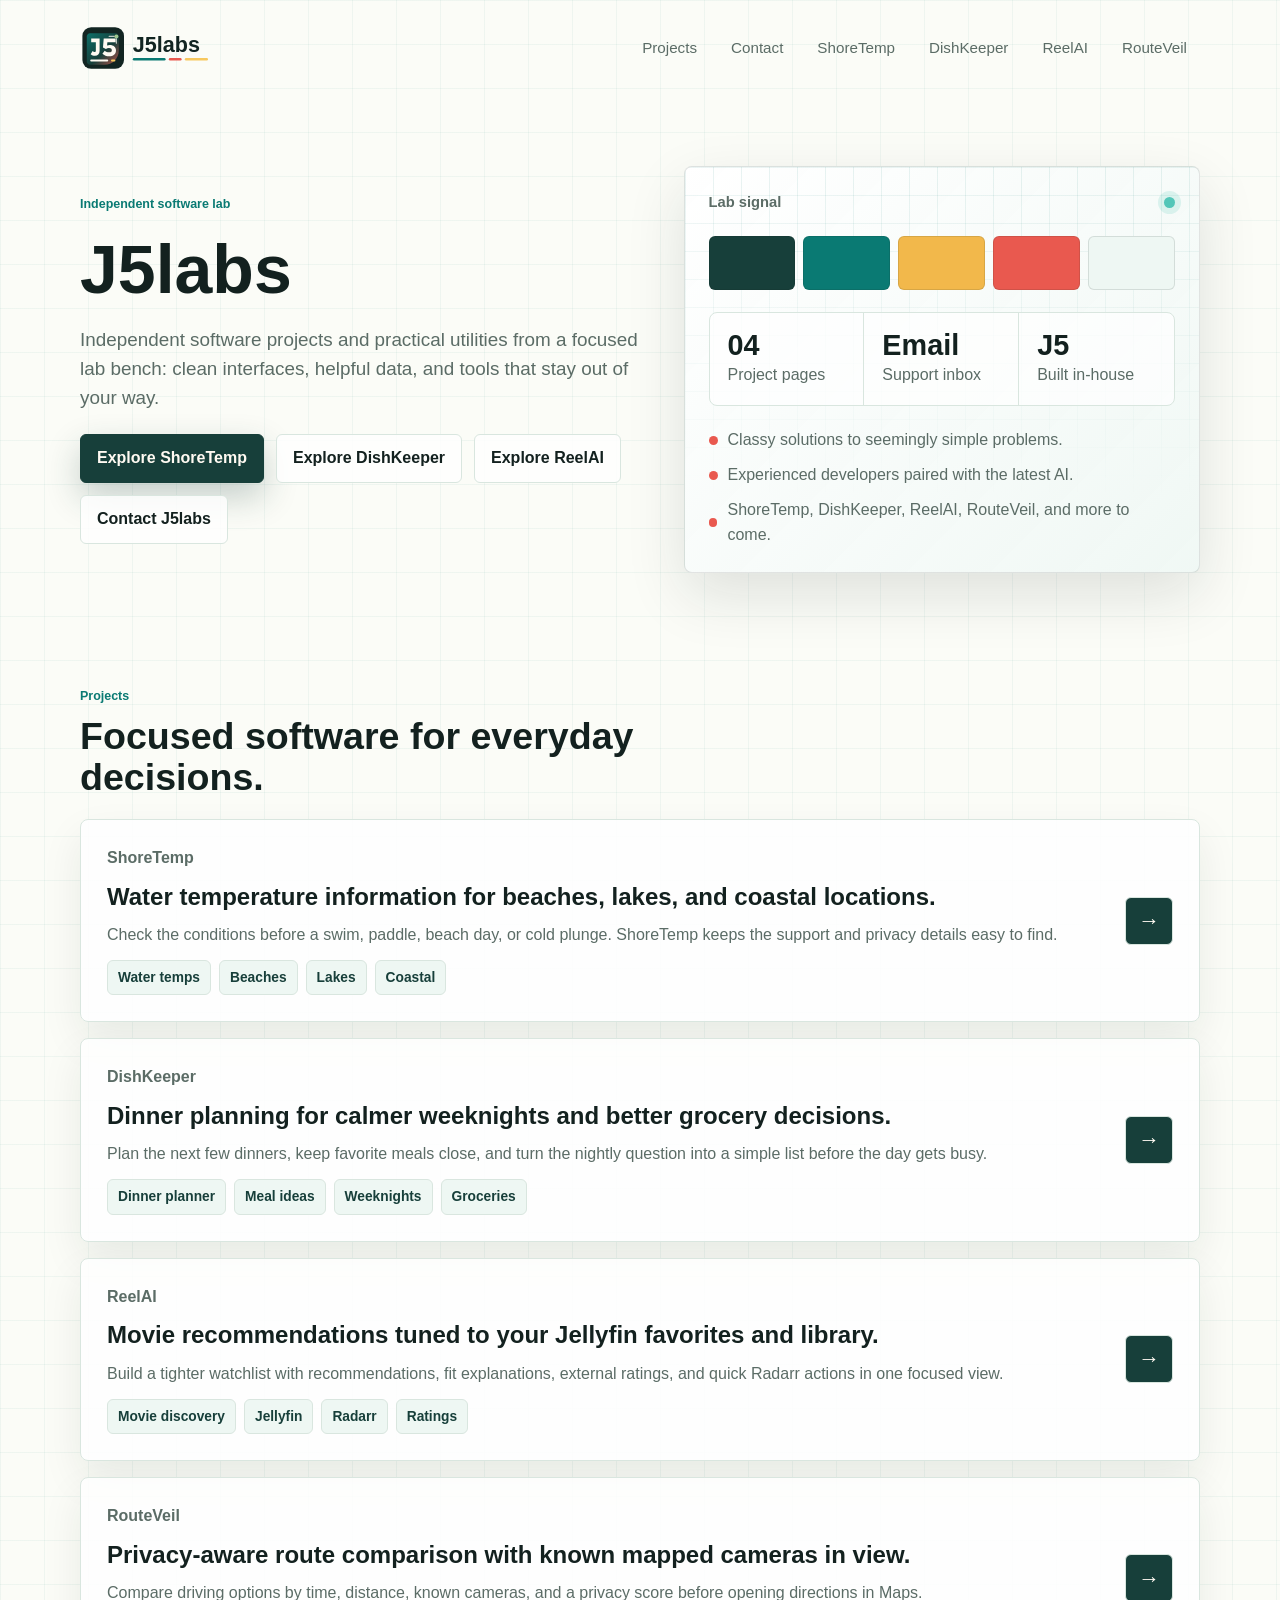
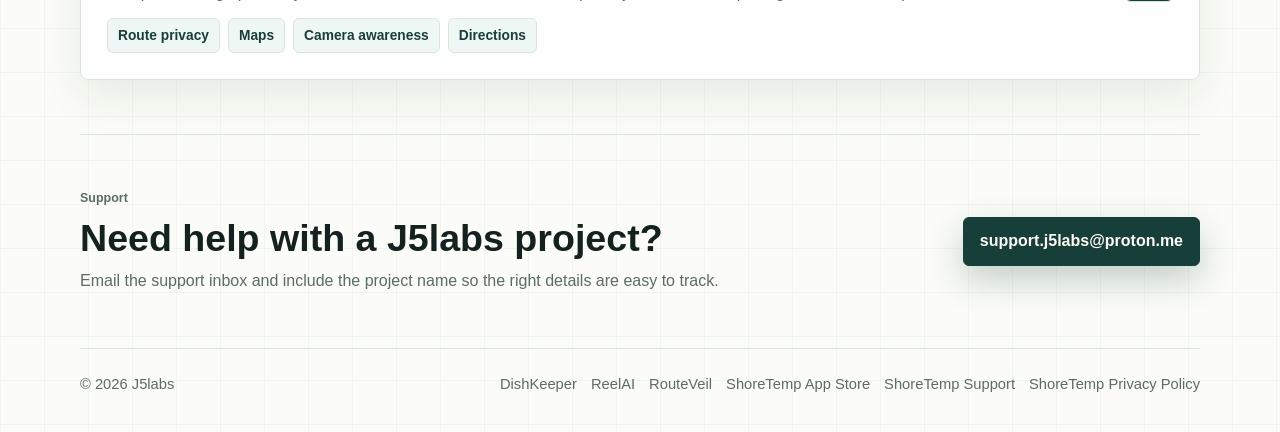
<file: index.html>
<!doctype html>
<html lang="en">
<head>
  <meta charset="utf-8">
  <meta name="viewport" content="width=device-width, initial-scale=1">
  <title>J5labs | Independent Software Projects</title>
  <meta name="description" content="J5labs is an independent software lab building focused projects and practical utilities.">
  <link rel="icon" href="assets/j5labs-mark.svg" type="image/svg+xml">
  <link rel="stylesheet" href="styles.css?v=20260627-routeveil">
</head>
<body>
  <header class="site-header">
    <a class="brand" href="index.html" aria-label="J5labs home">
      <img src="assets/j5labs-logo.svg" width="168" height="48" alt="J5labs">
    </a>
    <nav class="nav-links" aria-label="Primary navigation">
      <a href="#projects">Projects</a>
      <a href="#contact">Contact</a>
      <a href="shoretemp/index.html">ShoreTemp</a>
      <a href="dishkeeper/index.html">DishKeeper</a>
      <a href="reelai/index.html">ReelAI</a>
      <a href="routeveil/index.html">RouteVeil</a>
    </nav>
  </header>

  <main>
    <section class="hero" aria-labelledby="home-title">
      <div class="hero-content">
        <p class="eyebrow">Independent software lab</p>
        <h1 id="home-title">J5labs</h1>
        <p class="lead">Independent software projects and practical utilities from a focused lab bench: clean interfaces, helpful data, and tools that stay out of your way.</p>
        <div class="hero-actions">
          <a class="button primary" href="shoretemp/index.html">Explore ShoreTemp</a>
          <a class="button secondary" href="dishkeeper/index.html">Explore DishKeeper</a>
          <a class="button secondary" href="reelai/index.html">Explore ReelAI</a>
          <a class="button secondary" href="mailto:support.j5labs@proton.me">Contact J5labs</a>
        </div>
      </div>

      <aside class="signal-board" aria-label="J5labs project snapshot">
        <div class="board-inner">
          <div class="board-header">
            <span>Lab signal</span>
            <span class="status-dot" aria-hidden="true"></span>
          </div>
          <div class="monogram-strip" aria-hidden="true">
            <span></span>
            <span></span>
            <span></span>
            <span></span>
            <span></span>
          </div>
          <div class="signal-grid">
            <div>
              <strong>04</strong>
              <span>Project pages</span>
            </div>
            <div>
              <strong>Email</strong>
              <span>Support inbox</span>
            </div>
            <div>
              <strong>J5</strong>
              <span>Built in-house</span>
            </div>
          </div>
          <ul class="signal-list">
            <li>Classy solutions to seemingly simple problems.</li>
            <li>Experienced developers paired with the latest AI.</li>
            <li>ShoreTemp, DishKeeper, ReelAI, RouteVeil, and more to come.</li>
          </ul>
        </div>
      </aside>
    </section>

    <section class="band" id="projects" aria-labelledby="projects-title">
      <div class="section-heading">
        <p class="eyebrow">Projects</p>
        <h2 id="projects-title">Focused software for everyday decisions.</h2>
      </div>
      <div class="project-list">
        <article class="project-card">
          <div>
            <p class="kicker">ShoreTemp</p>
            <h3>Water temperature information for beaches, lakes, and coastal locations.</h3>
            <p>Check the conditions before a swim, paddle, beach day, or cold plunge. ShoreTemp keeps the support and privacy details easy to find.</p>
            <div class="tag-row" aria-label="ShoreTemp categories">
              <span>Water temps</span>
              <span>Beaches</span>
              <span>Lakes</span>
              <span>Coastal</span>
            </div>
          </div>
          <a class="arrow-link" href="shoretemp/index.html" aria-label="Open ShoreTemp">&rarr;</a>
        </article>

        <article class="project-card">
          <div>
            <p class="kicker">DishKeeper</p>
            <h3>Dinner planning for calmer weeknights and better grocery decisions.</h3>
            <p>Plan the next few dinners, keep favorite meals close, and turn the nightly question into a simple list before the day gets busy.</p>
            <div class="tag-row" aria-label="DishKeeper categories">
              <span>Dinner planner</span>
              <span>Meal ideas</span>
              <span>Weeknights</span>
              <span>Groceries</span>
            </div>
          </div>
          <a class="arrow-link" href="dishkeeper/index.html" aria-label="Open DishKeeper">&rarr;</a>
        </article>

        <article class="project-card">
          <div>
            <p class="kicker">ReelAI</p>
            <h3>Movie recommendations tuned to your Jellyfin favorites and library.</h3>
            <p>Build a tighter watchlist with recommendations, fit explanations, external ratings, and quick Radarr actions in one focused view.</p>
            <div class="tag-row" aria-label="ReelAI categories">
              <span>Movie discovery</span>
              <span>Jellyfin</span>
              <span>Radarr</span>
              <span>Ratings</span>
            </div>
          </div>
          <a class="arrow-link" href="reelai/index.html" aria-label="Open ReelAI">&rarr;</a>
        </article>

        <article class="project-card">
          <div>
            <p class="kicker">RouteVeil</p>
            <h3>Privacy-aware route comparison with known mapped cameras in view.</h3>
            <p>Compare driving options by time, distance, known cameras, and a privacy score before opening directions in Maps.</p>
            <div class="tag-row" aria-label="RouteVeil categories">
              <span>Route privacy</span>
              <span>Maps</span>
              <span>Camera awareness</span>
              <span>Directions</span>
            </div>
          </div>
          <a class="arrow-link" href="routeveil/index.html" aria-label="Open RouteVeil">&rarr;</a>
        </article>
      </div>
    </section>

    <section class="band contact-band" id="contact" aria-labelledby="contact-title">
      <div>
        <p class="eyebrow">Support</p>
        <h2 id="contact-title">Need help with a J5labs project?</h2>
        <p>Email the support inbox and include the project name so the right details are easy to track.</p>
      </div>
      <div class="contact-actions">
        <a class="button primary" href="mailto:support.j5labs@proton.me">support.j5labs@proton.me</a>
      </div>
    </section>
  </main>

  <footer class="site-footer">
    <span>&copy; 2026 J5labs</span>
    <span class="footer-links">
      <a href="dishkeeper/index.html">DishKeeper</a>
      <a href="reelai/index.html">ReelAI</a>
      <a href="routeveil/index.html">RouteVeil</a>
      <a href="https://apps.apple.com/us/app/shoretemp/id6775340877" target="_blank" rel="noopener">ShoreTemp App Store</a>
      <a href="shoretemp/support.html">ShoreTemp Support</a>
      <a href="shoretemp/privacy.html">ShoreTemp Privacy Policy</a>
    </span>
  </footer>
</body>
</html>
</file>
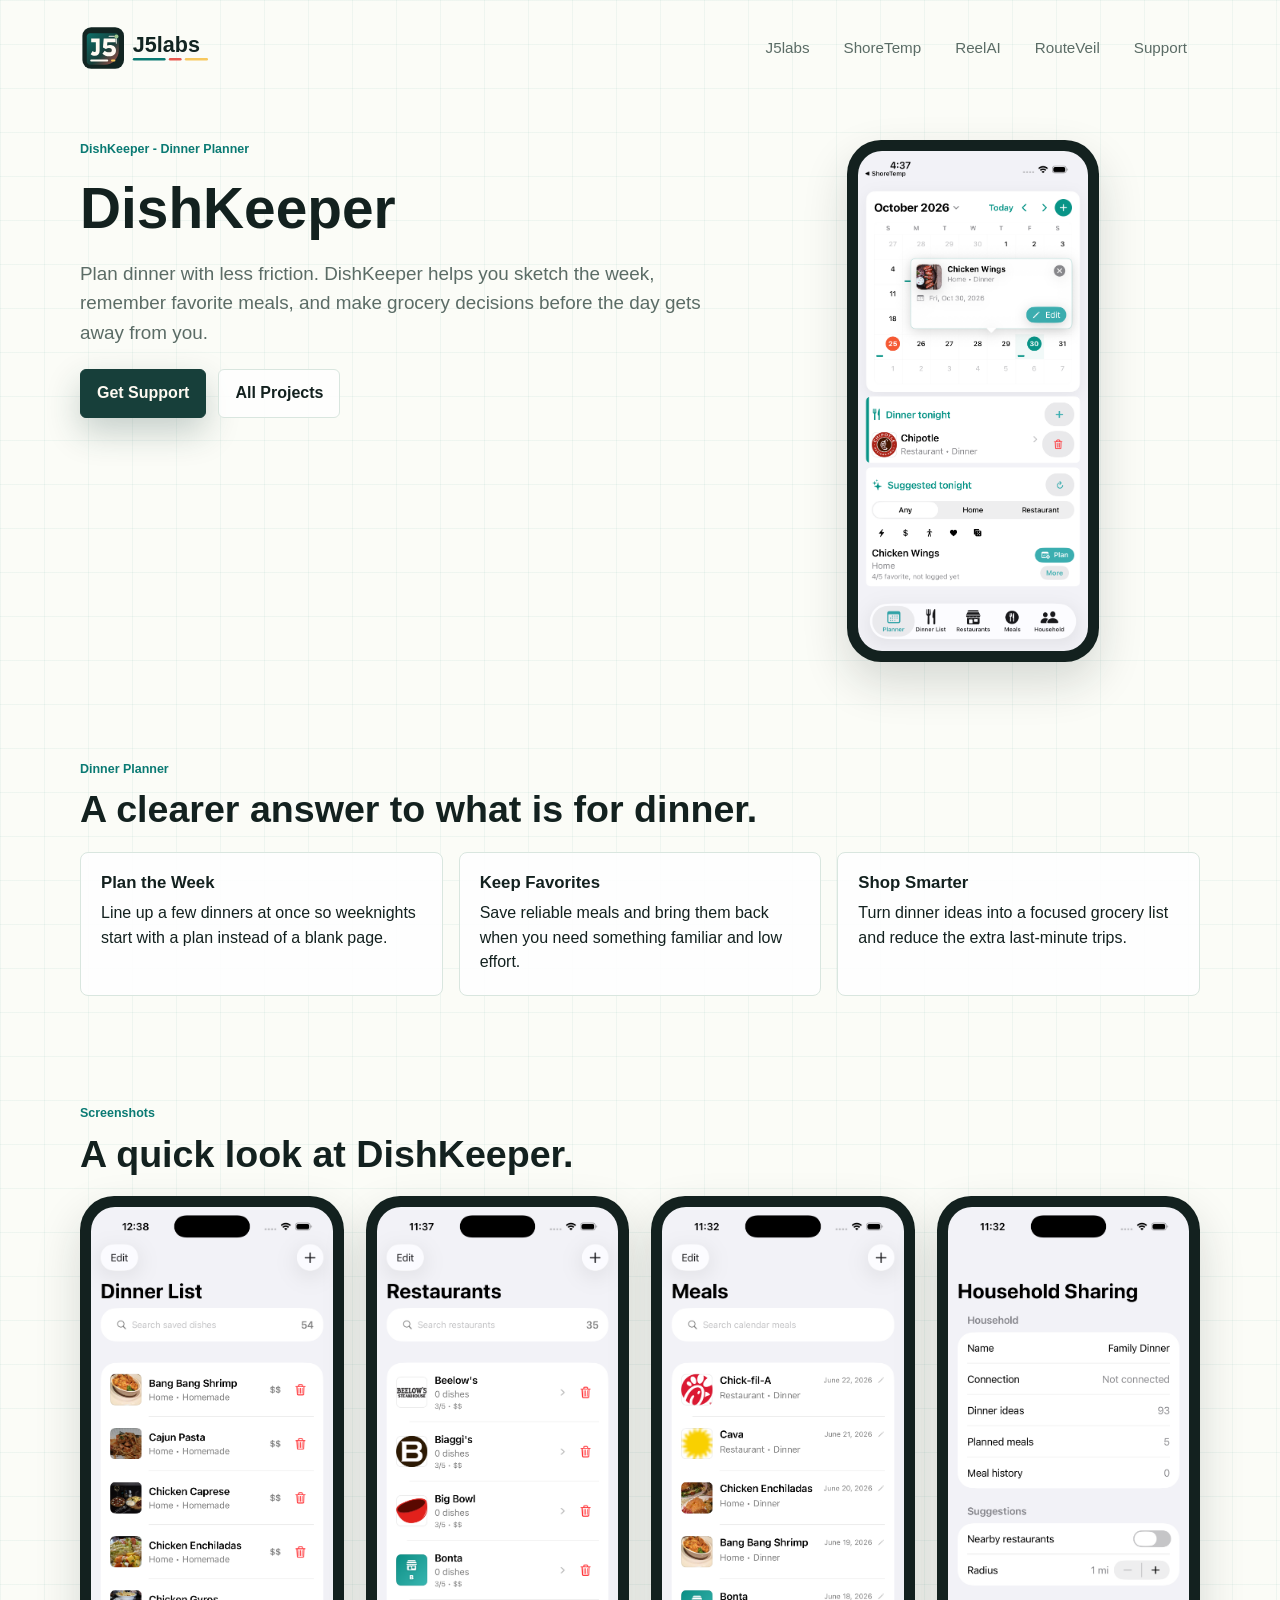
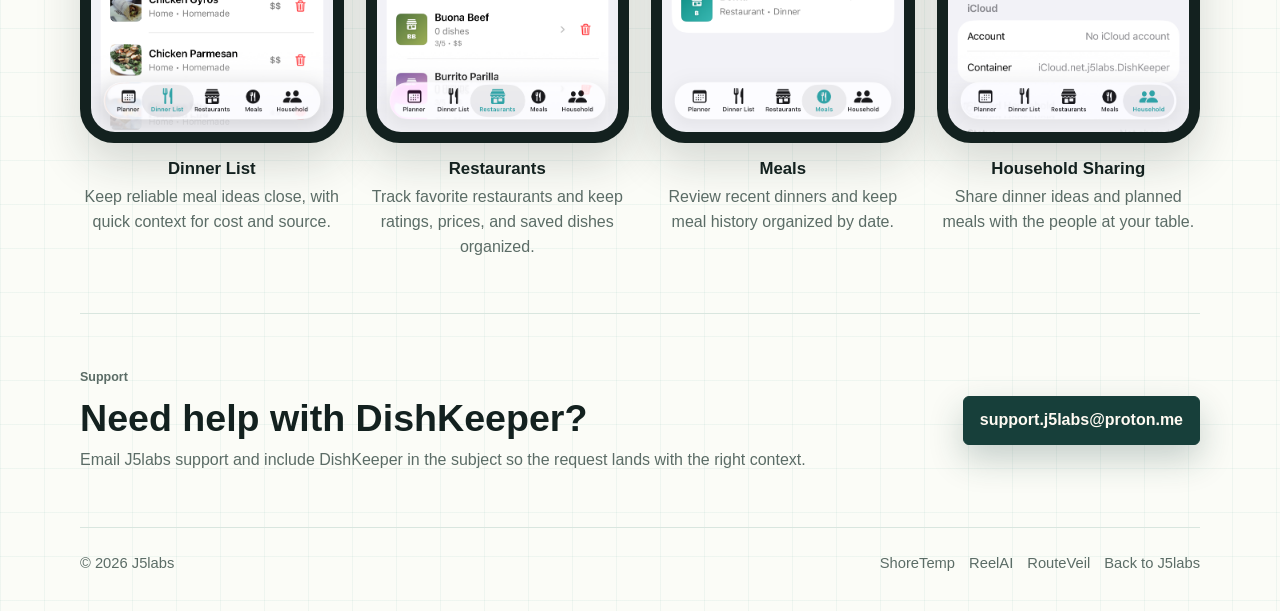
<file: dishkeeper/index.html>
<!doctype html>
<html lang="en">
<head>
  <meta charset="utf-8">
  <meta name="viewport" content="width=device-width, initial-scale=1">
  <title>DishKeeper - Dinner Planner | J5labs</title>
  <meta name="description" content="DishKeeper - Dinner Planner helps plan calmer weeknight dinners and simple grocery decisions.">
  <link rel="icon" href="../assets/j5labs-mark.svg" type="image/svg+xml">
  <link rel="stylesheet" href="../styles.css?v=20260627-routeveil">
</head>
<body>
  <header class="site-header">
    <a class="brand" href="../index.html" aria-label="J5labs home">
      <img src="../assets/j5labs-logo.svg" width="168" height="48" alt="J5labs">
    </a>
    <nav class="nav-links" aria-label="Primary navigation">
      <a href="../index.html">J5labs</a>
      <a href="../shoretemp/index.html">ShoreTemp</a>
      <a href="../reelai/index.html">ReelAI</a>
      <a href="../routeveil/index.html">RouteVeil</a>
      <a href="#support">Support</a>
    </nav>
  </header>

  <main>
    <section class="hero product-hero meal-hero" aria-labelledby="dishkeeper-title">
      <div class="hero-content">
        <p class="eyebrow">DishKeeper - Dinner Planner</p>
        <h1 id="dishkeeper-title">DishKeeper</h1>
        <p class="lead">Plan dinner with less friction. DishKeeper helps you sketch the week, remember favorite meals, and make grocery decisions before the day gets away from you.</p>
        <div class="hero-actions">
          <a class="button primary" href="mailto:support.j5labs@proton.me?subject=DishKeeper%20Support">Get Support</a>
          <a class="button secondary" href="../index.html#projects">All Projects</a>
        </div>
      </div>

      <aside class="meal-hero-shot" aria-label="DishKeeper planner screenshot preview">
        <div class="screenshot-frame phone-frame">
          <img src="../assets/dishkeeper/home.png?v=20261025-planner" width="1206" height="2622" alt="DishKeeper planner screen with the October calendar, planned meal details, dinner tonight card, and suggested meal panel.">
        </div>
      </aside>
    </section>

    <section class="band" aria-labelledby="planner-title">
      <div class="section-heading">
        <p class="eyebrow">Dinner Planner</p>
        <h2 id="planner-title">A clearer answer to what is for dinner.</h2>
      </div>
      <div class="support-grid">
        <article class="support-item">
          <h3>Plan the Week</h3>
          <p>Line up a few dinners at once so weeknights start with a plan instead of a blank page.</p>
        </article>
        <article class="support-item">
          <h3>Keep Favorites</h3>
          <p>Save reliable meals and bring them back when you need something familiar and low effort.</p>
        </article>
        <article class="support-item">
          <h3>Shop Smarter</h3>
          <p>Turn dinner ideas into a focused grocery list and reduce the extra last-minute trips.</p>
        </article>
      </div>
    </section>

    <section class="band" aria-labelledby="screenshots-title">
      <div class="section-heading">
        <p class="eyebrow">Screenshots</p>
        <h2 id="screenshots-title">A quick look at DishKeeper.</h2>
      </div>
      <div class="screenshot-grid dishkeeper-screenshot-grid">
        <figure class="phone-shot">
          <div class="screenshot-frame phone-frame">
            <img src="../assets/dishkeeper/dinner-list.png?v=20260628-dinner-list" width="1206" height="2622" alt="DishKeeper dinner list screen with saved dishes, edit controls, and dinner list navigation.">
          </div>
          <figcaption class="shot-caption">
            <h3>Dinner List</h3>
            <p>Keep reliable meal ideas close, with quick context for cost and source.</p>
          </figcaption>
        </figure>

        <figure class="phone-shot">
          <div class="screenshot-frame phone-frame">
            <img src="../assets/dishkeeper/restaurants.png?v=20260627-restaurants" width="1206" height="2622" alt="DishKeeper restaurants screen with search, saved restaurants, dish counts, ratings, and price levels.">
          </div>
          <figcaption class="shot-caption">
            <h3>Restaurants</h3>
            <p>Track favorite restaurants and keep ratings, prices, and saved dishes organized.</p>
          </figcaption>
        </figure>

        <figure class="phone-shot">
          <div class="screenshot-frame phone-frame">
            <img src="../assets/dishkeeper/meal-history.png?v=20260627-meals" width="1206" height="2622" alt="DishKeeper meals screen with recent dinners, dates, and meal navigation.">
          </div>
          <figcaption class="shot-caption">
            <h3>Meals</h3>
            <p>Review recent dinners and keep meal history organized by date.</p>
          </figcaption>
        </figure>

        <figure class="phone-shot">
          <div class="screenshot-frame phone-frame">
            <img src="../assets/dishkeeper/household.png?v=20260627-household" width="1206" height="2622" alt="DishKeeper household sharing screen showing household details, iCloud status, and sharing controls.">
          </div>
          <figcaption class="shot-caption">
            <h3>Household Sharing</h3>
            <p>Share dinner ideas and planned meals with the people at your table.</p>
          </figcaption>
        </figure>
      </div>
    </section>

    <section class="band contact-band" id="support" aria-labelledby="dishkeeper-support-title">
      <div>
        <p class="eyebrow">Support</p>
        <h2 id="dishkeeper-support-title">Need help with DishKeeper?</h2>
        <p>Email J5labs support and include DishKeeper in the subject so the request lands with the right context.</p>
      </div>
      <div class="contact-actions">
        <a class="button primary" href="mailto:support.j5labs@proton.me?subject=DishKeeper%20Support">support.j5labs@proton.me</a>
      </div>
    </section>
  </main>

  <footer class="site-footer">
    <span>&copy; 2026 J5labs</span>
    <span class="footer-links">
      <a href="../shoretemp/index.html">ShoreTemp</a>
      <a href="../reelai/index.html">ReelAI</a>
      <a href="../routeveil/index.html">RouteVeil</a>
      <a href="../index.html">Back to J5labs</a>
    </span>
  </footer>
</body>
</html>
</file>
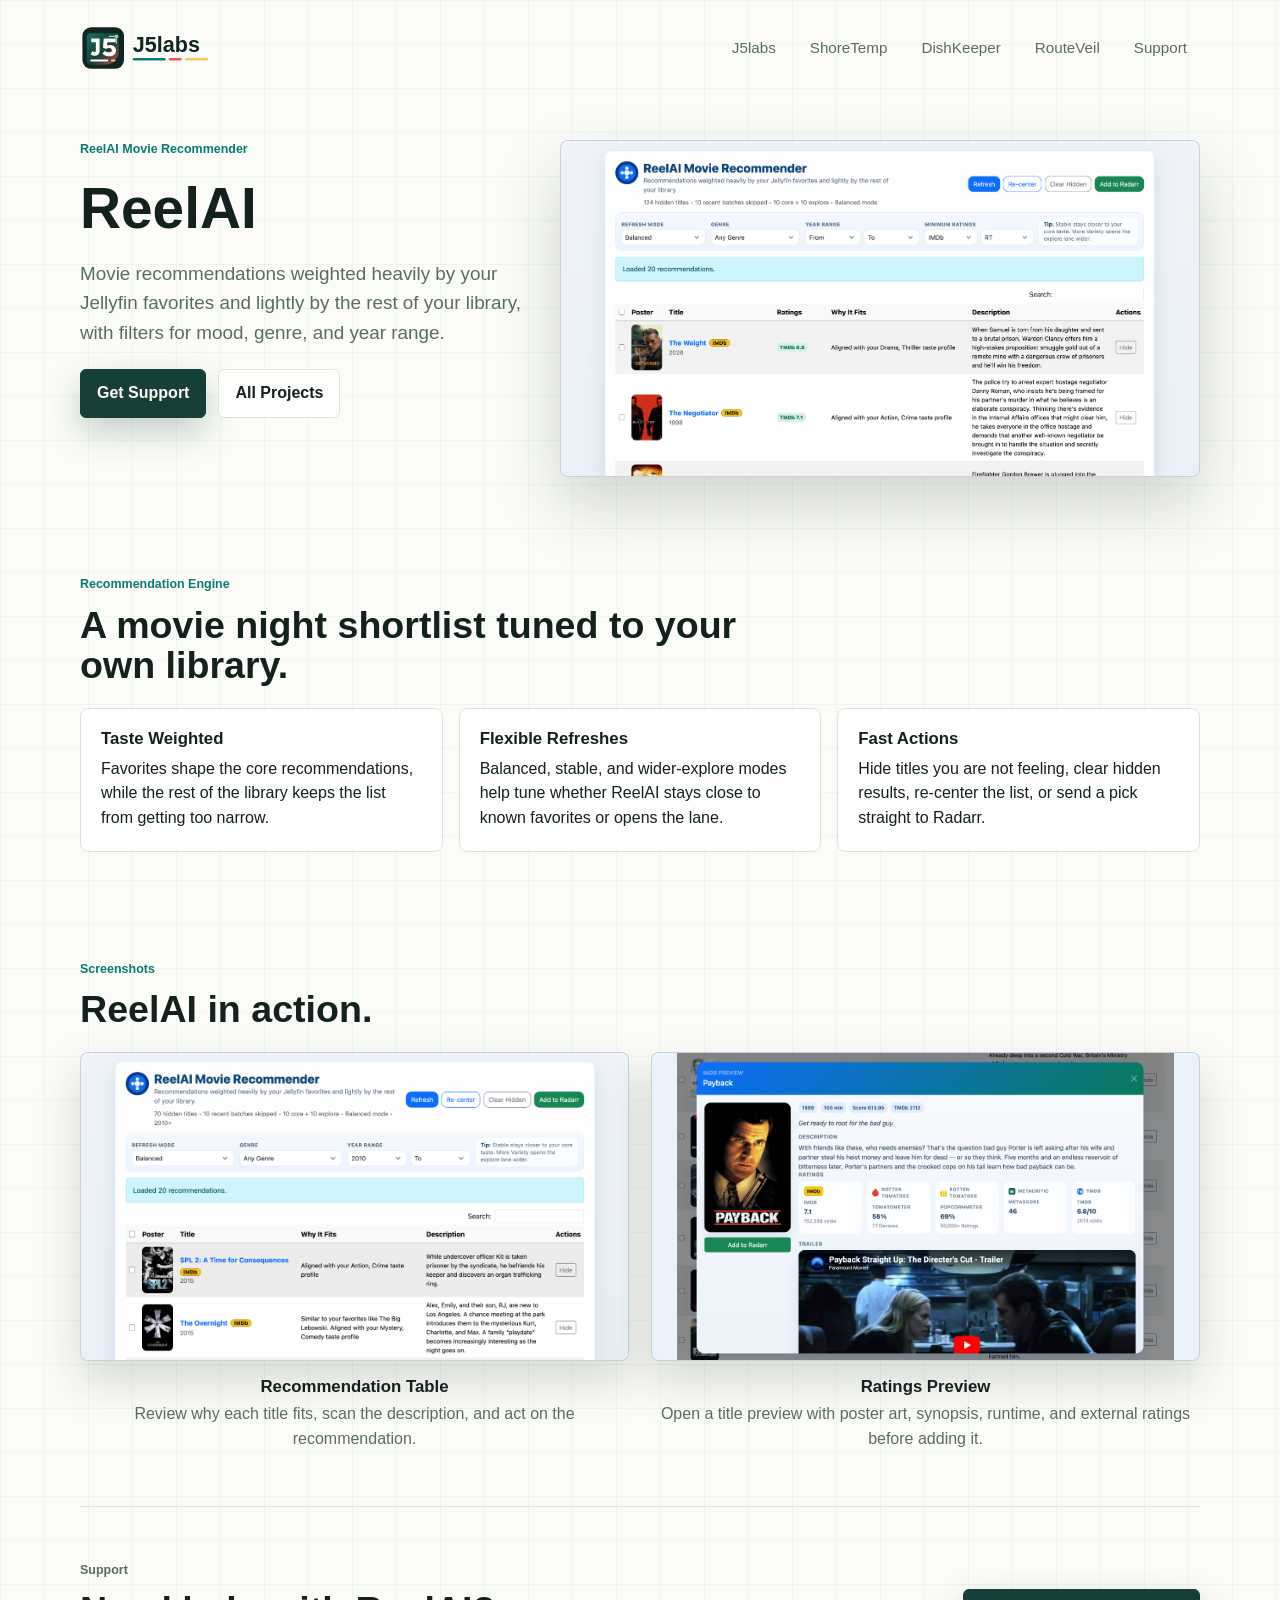
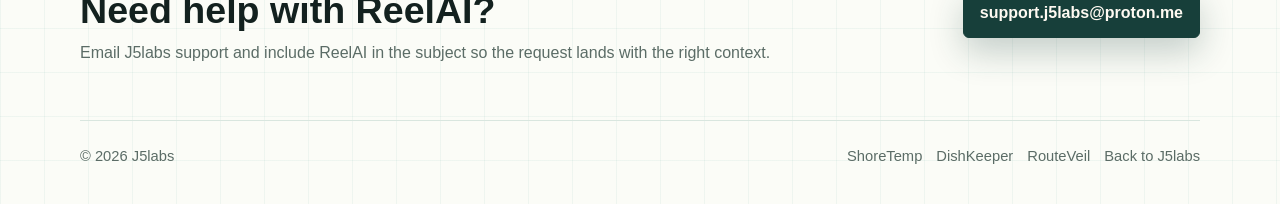
<file: reelai/index.html>
<!doctype html>
<html lang="en">
<head>
  <meta charset="utf-8">
  <meta name="viewport" content="width=device-width, initial-scale=1">
  <title>ReelAI Movie Recommender | J5labs</title>
  <meta name="description" content="ReelAI Movie Recommender creates movie recommendations weighted by Jellyfin favorites and the rest of your library.">
  <link rel="icon" href="../assets/j5labs-mark.svg" type="image/svg+xml">
  <link rel="stylesheet" href="../styles.css?v=20260628-reelai-hero">
</head>
<body>
  <header class="site-header">
    <a class="brand" href="../index.html" aria-label="J5labs home">
      <img src="../assets/j5labs-logo.svg" width="168" height="48" alt="J5labs">
    </a>
    <nav class="nav-links" aria-label="Primary navigation">
      <a href="../index.html">J5labs</a>
      <a href="../shoretemp/index.html">ShoreTemp</a>
      <a href="../dishkeeper/index.html">DishKeeper</a>
      <a href="../routeveil/index.html">RouteVeil</a>
      <a href="#support">Support</a>
    </nav>
  </header>

  <main>
    <section class="hero product-hero reel-hero" aria-labelledby="reelai-title">
      <div class="hero-content">
        <p class="eyebrow">ReelAI Movie Recommender</p>
        <h1 id="reelai-title">ReelAI</h1>
        <p class="lead">Movie recommendations weighted heavily by your Jellyfin favorites and lightly by the rest of your library, with filters for mood, genre, and year range.</p>
        <div class="hero-actions">
          <a class="button primary" href="mailto:support.j5labs@proton.me?subject=ReelAI%20Support">Get Support</a>
          <a class="button secondary" href="../index.html#projects">All Projects</a>
        </div>
      </div>

      <aside class="reel-hero-preview" aria-label="ReelAI recommendations screenshot preview">
        <div class="desktop-frame reel-preview-frame">
          <img src="../assets/reelai/hero-recommendations.png?v=20261006-hero" width="3009" height="1582" alt="ReelAI Movie Recommender dashboard showing recommendation filters and movie recommendations for The Weight and The Negotiator.">
        </div>
      </aside>
    </section>

    <section class="band" aria-labelledby="recommendation-title">
      <div class="section-heading">
        <p class="eyebrow">Recommendation Engine</p>
        <h2 id="recommendation-title">A movie night shortlist tuned to your own library.</h2>
      </div>
      <div class="support-grid">
        <article class="support-item">
          <h3>Taste Weighted</h3>
          <p>Favorites shape the core recommendations, while the rest of the library keeps the list from getting too narrow.</p>
        </article>
        <article class="support-item">
          <h3>Flexible Refreshes</h3>
          <p>Balanced, stable, and wider-explore modes help tune whether ReelAI stays close to known favorites or opens the lane.</p>
        </article>
        <article class="support-item">
          <h3>Fast Actions</h3>
          <p>Hide titles you are not feeling, clear hidden results, re-center the list, or send a pick straight to Radarr.</p>
        </article>
      </div>
    </section>

    <section class="band" aria-labelledby="screenshots-title">
      <div class="section-heading">
        <p class="eyebrow">Screenshots</p>
        <h2 id="screenshots-title">ReelAI in action.</h2>
      </div>
      <div class="desktop-shot-grid">
        <figure class="desktop-shot">
          <div class="desktop-frame">
            <img src="../assets/reelai/recommendations.png" width="2544" height="1452" alt="ReelAI recommendations page with refresh controls and a Doomsday recommendation row.">
          </div>
          <figcaption class="shot-caption">
            <h3>Recommendation Table</h3>
            <p>Review why each title fits, scan the description, and act on the recommendation.</p>
          </figcaption>
        </figure>

        <figure class="desktop-shot">
          <div class="desktop-frame ratings-preview-frame">
            <img src="../assets/reelai/ratings-preview.png?v=20260618-payback-fit" width="2536" height="1564" alt="ReelAI IMDb preview modal for Payback with ratings from IMDb, Rotten Tomatoes, Metacritic, and TMDb.">
          </div>
          <figcaption class="shot-caption">
            <h3>Ratings Preview</h3>
            <p>Open a title preview with poster art, synopsis, runtime, and external ratings before adding it.</p>
          </figcaption>
        </figure>
      </div>
    </section>

    <section class="band contact-band" id="support" aria-labelledby="reelai-support-title">
      <div>
        <p class="eyebrow">Support</p>
        <h2 id="reelai-support-title">Need help with ReelAI?</h2>
        <p>Email J5labs support and include ReelAI in the subject so the request lands with the right context.</p>
      </div>
      <div class="contact-actions">
        <a class="button primary" href="mailto:support.j5labs@proton.me?subject=ReelAI%20Support">support.j5labs@proton.me</a>
      </div>
    </section>
  </main>

  <footer class="site-footer">
    <span>&copy; 2026 J5labs</span>
    <span class="footer-links">
      <a href="../shoretemp/index.html">ShoreTemp</a>
      <a href="../dishkeeper/index.html">DishKeeper</a>
      <a href="../routeveil/index.html">RouteVeil</a>
      <a href="../index.html">Back to J5labs</a>
    </span>
  </footer>
</body>
</html>
</file>
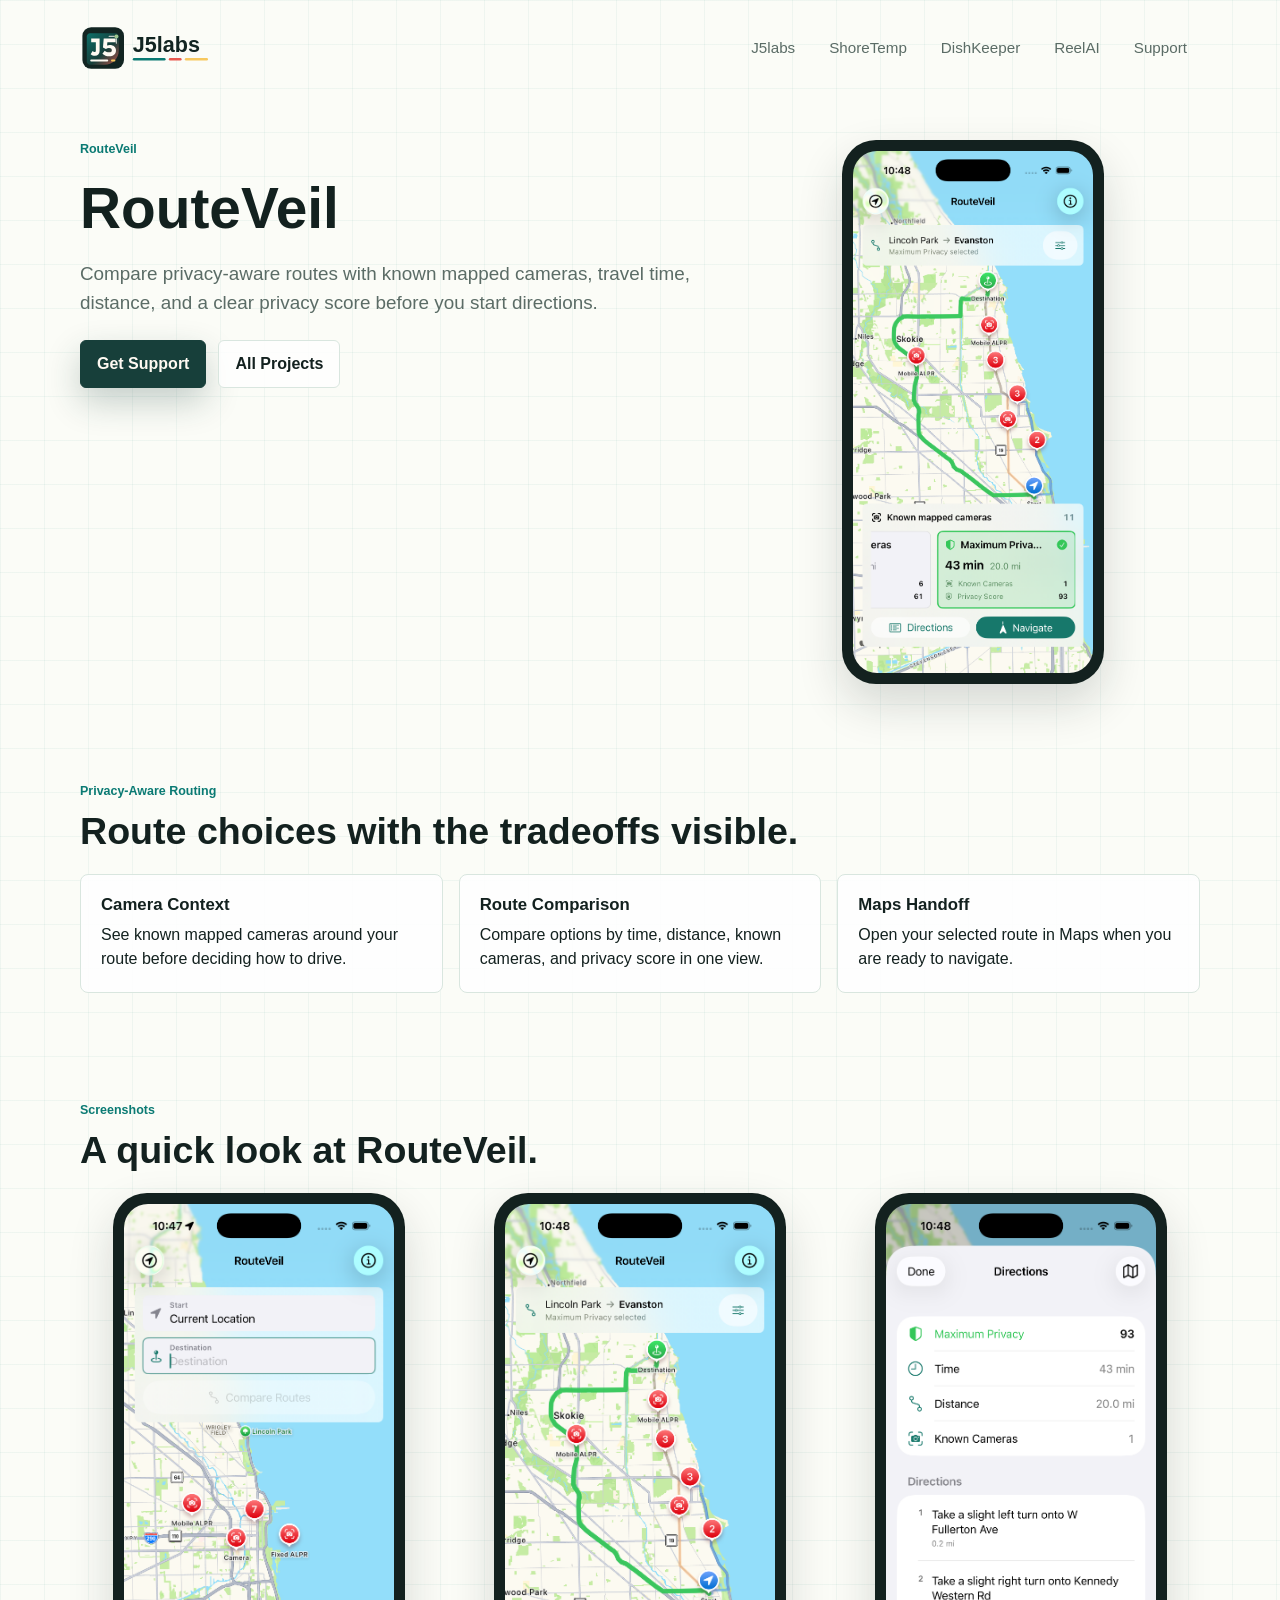
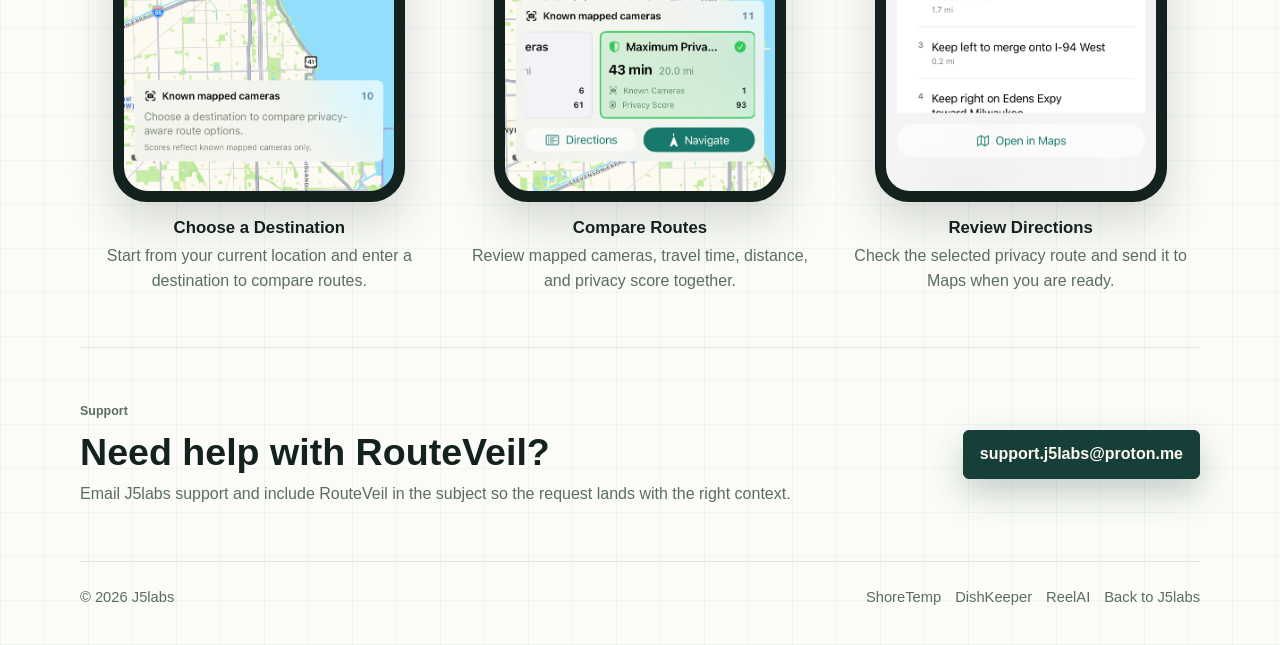
<file: routeveil/index.html>
<!doctype html>
<html lang="en">
<head>
  <meta charset="utf-8">
  <meta name="viewport" content="width=device-width, initial-scale=1">
  <title>RouteVeil | J5labs</title>
  <meta name="description" content="RouteVeil compares routes with known mapped cameras, travel time, distance, and privacy score.">
  <link rel="icon" href="../assets/j5labs-mark.svg" type="image/svg+xml">
  <link rel="stylesheet" href="../styles.css?v=20260627-routeveil">
</head>
<body>
  <header class="site-header">
    <a class="brand" href="../index.html" aria-label="J5labs home">
      <img src="../assets/j5labs-logo.svg" width="168" height="48" alt="J5labs">
    </a>
    <nav class="nav-links" aria-label="Primary navigation">
      <a href="../index.html">J5labs</a>
      <a href="../shoretemp/index.html">ShoreTemp</a>
      <a href="../dishkeeper/index.html">DishKeeper</a>
      <a href="../reelai/index.html">ReelAI</a>
      <a href="#support">Support</a>
    </nav>
  </header>

  <main>
    <section class="hero product-hero route-hero" aria-labelledby="routeveil-title">
      <div class="hero-content">
        <p class="eyebrow">RouteVeil</p>
        <h1 id="routeveil-title">RouteVeil</h1>
        <p class="lead">Compare privacy-aware routes with known mapped cameras, travel time, distance, and a clear privacy score before you start directions.</p>
        <div class="hero-actions">
          <a class="button primary" href="mailto:support.j5labs@proton.me?subject=RouteVeil%20Support">Get Support</a>
          <a class="button secondary" href="../index.html#projects">All Projects</a>
        </div>
      </div>

      <aside class="route-hero-shot" aria-label="RouteVeil route comparison screenshot preview">
        <div class="screenshot-frame phone-frame">
          <img src="../assets/routeveil/route-options.png" width="1206" height="2622" alt="RouteVeil route comparison map from Lincoln Park to Evanston with camera markers and a maximum privacy route card.">
        </div>
      </aside>
    </section>

    <section class="band" aria-labelledby="privacy-routing-title">
      <div class="section-heading">
        <p class="eyebrow">Privacy-Aware Routing</p>
        <h2 id="privacy-routing-title">Route choices with the tradeoffs visible.</h2>
      </div>
      <div class="support-grid">
        <article class="support-item">
          <h3>Camera Context</h3>
          <p>See known mapped cameras around your route before deciding how to drive.</p>
        </article>
        <article class="support-item">
          <h3>Route Comparison</h3>
          <p>Compare options by time, distance, known cameras, and privacy score in one view.</p>
        </article>
        <article class="support-item">
          <h3>Maps Handoff</h3>
          <p>Open your selected route in Maps when you are ready to navigate.</p>
        </article>
      </div>
    </section>

    <section class="band" aria-labelledby="screenshots-title">
      <div class="section-heading">
        <p class="eyebrow">Screenshots</p>
        <h2 id="screenshots-title">A quick look at RouteVeil.</h2>
      </div>
      <div class="screenshot-grid">
        <figure class="phone-shot">
          <div class="screenshot-frame phone-frame">
            <img src="../assets/routeveil/search.png" width="1206" height="2622" alt="RouteVeil destination entry screen over a Chicago map with known mapped camera counts.">
          </div>
          <figcaption class="shot-caption">
            <h3>Choose a Destination</h3>
            <p>Start from your current location and enter a destination to compare routes.</p>
          </figcaption>
        </figure>

        <figure class="phone-shot">
          <div class="screenshot-frame phone-frame">
            <img src="../assets/routeveil/route-options.png" width="1206" height="2622" alt="RouteVeil map showing privacy route options, camera markers, and a selected route card.">
          </div>
          <figcaption class="shot-caption">
            <h3>Compare Routes</h3>
            <p>Review mapped cameras, travel time, distance, and privacy score together.</p>
          </figcaption>
        </figure>

        <figure class="phone-shot">
          <div class="screenshot-frame phone-frame">
            <img src="../assets/routeveil/directions.png" width="1206" height="2622" alt="RouteVeil directions screen with maximum privacy score, route details, and turn-by-turn steps.">
          </div>
          <figcaption class="shot-caption">
            <h3>Review Directions</h3>
            <p>Check the selected privacy route and send it to Maps when you are ready.</p>
          </figcaption>
        </figure>
      </div>
    </section>

    <section class="band contact-band" id="support" aria-labelledby="routeveil-support-title">
      <div>
        <p class="eyebrow">Support</p>
        <h2 id="routeveil-support-title">Need help with RouteVeil?</h2>
        <p>Email J5labs support and include RouteVeil in the subject so the request lands with the right context.</p>
      </div>
      <div class="contact-actions">
        <a class="button primary" href="mailto:support.j5labs@proton.me?subject=RouteVeil%20Support">support.j5labs@proton.me</a>
      </div>
    </section>
  </main>

  <footer class="site-footer">
    <span>&copy; 2026 J5labs</span>
    <span class="footer-links">
      <a href="../shoretemp/index.html">ShoreTemp</a>
      <a href="../dishkeeper/index.html">DishKeeper</a>
      <a href="../reelai/index.html">ReelAI</a>
      <a href="../index.html">Back to J5labs</a>
    </span>
  </footer>
</body>
</html>
</file>
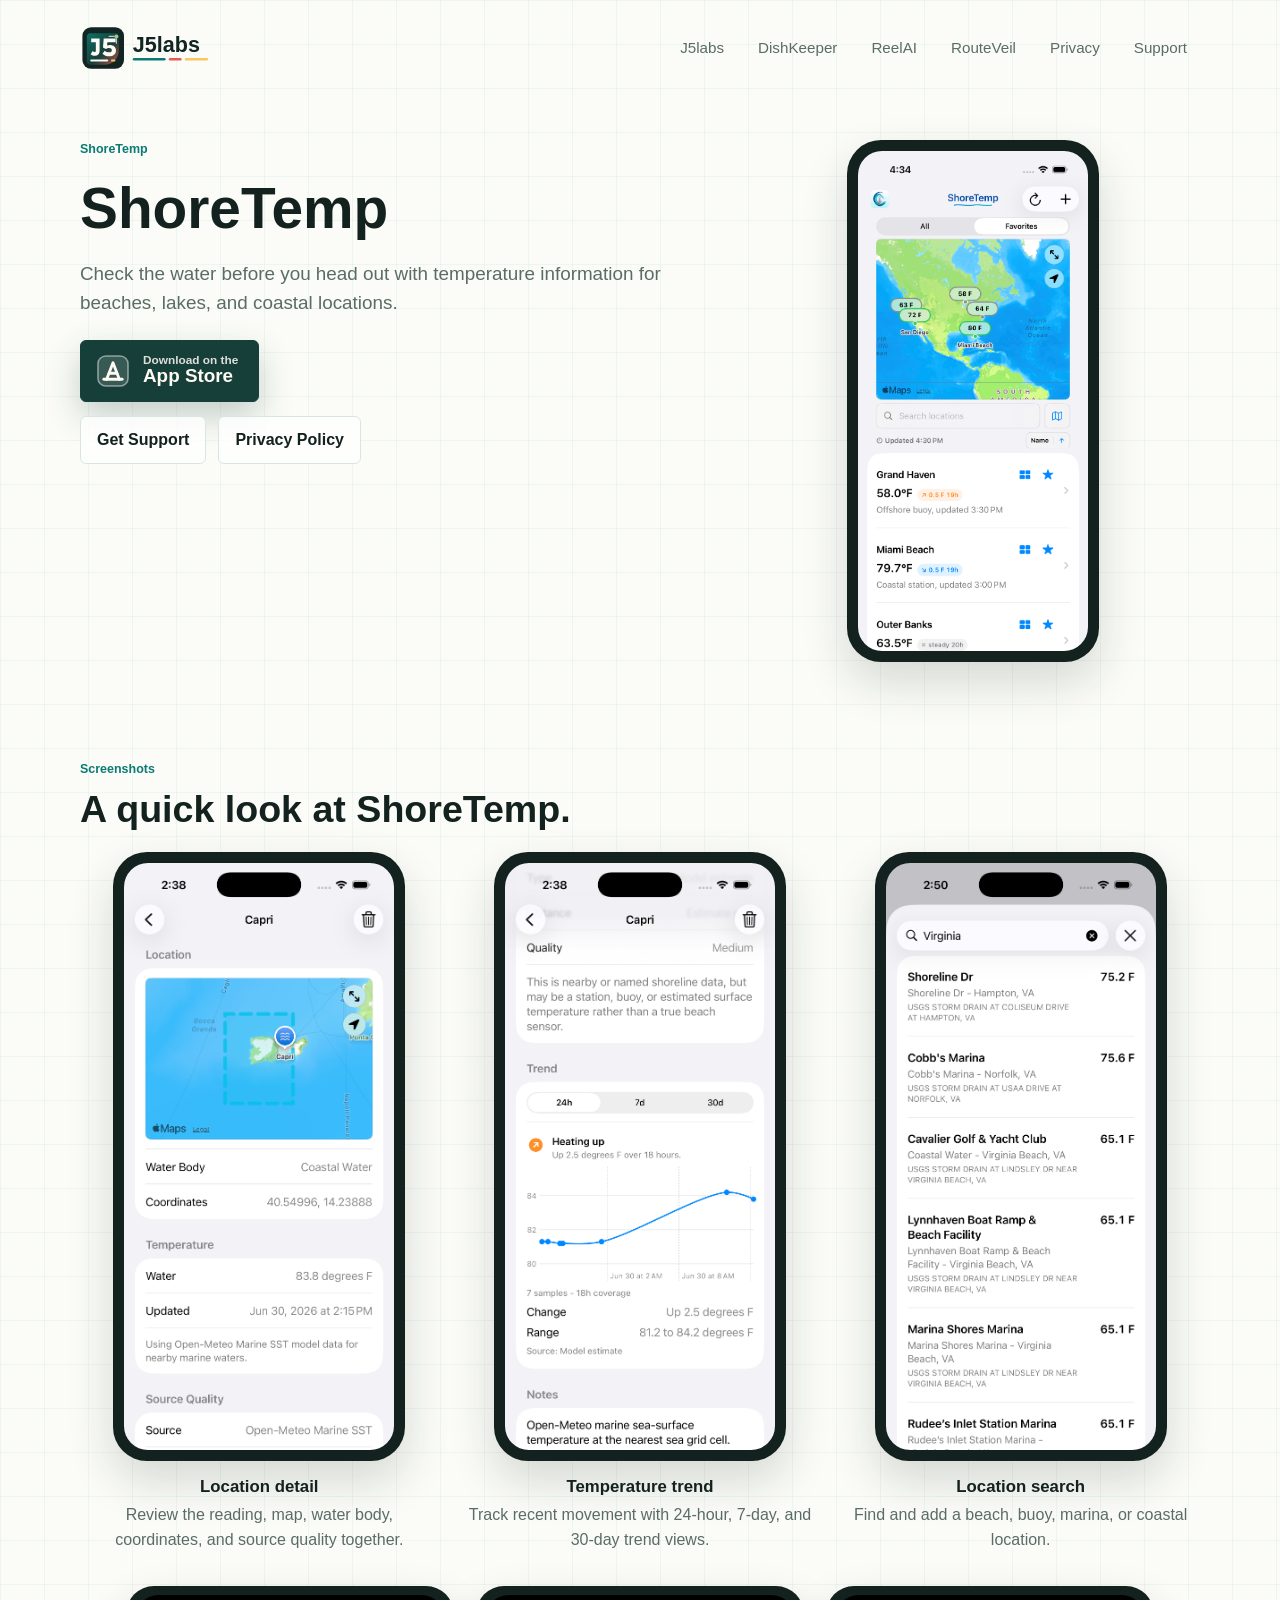
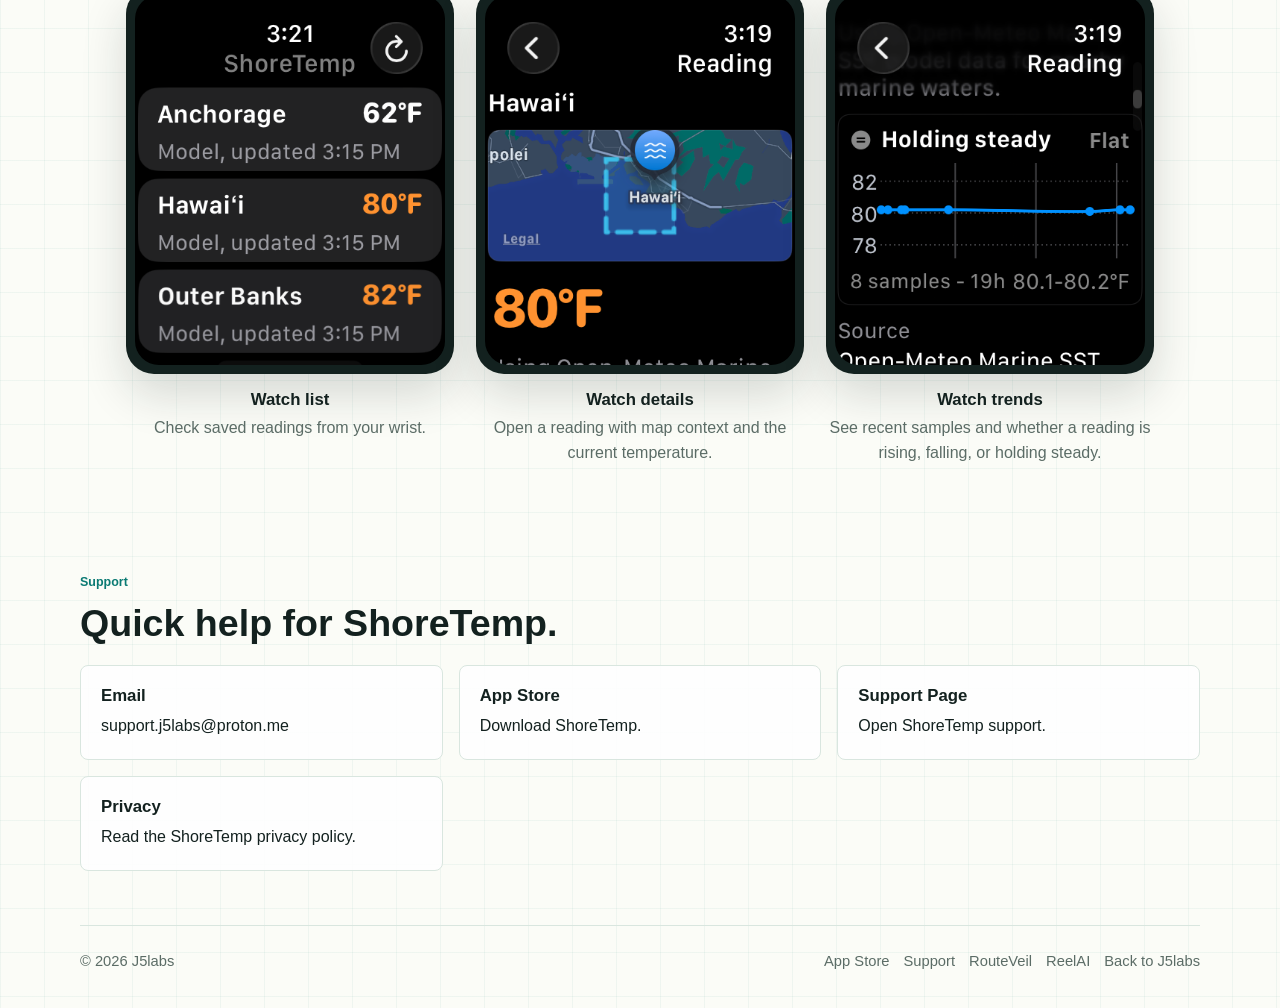
<file: shoretemp/index.html>
<!doctype html>
<html lang="en">
<head>
  <meta charset="utf-8">
  <meta name="viewport" content="width=device-width, initial-scale=1">
  <title>ShoreTemp | J5labs</title>
  <meta name="description" content="ShoreTemp provides water temperature information for beaches, lakes, and coastal locations.">
  <link rel="icon" href="../assets/j5labs-mark.svg" type="image/svg+xml">
  <link rel="stylesheet" href="../styles.css?v=20260630-shoretemp-15">
</head>
<body>
  <header class="site-header">
    <a class="brand" href="../index.html" aria-label="J5labs home">
      <img src="../assets/j5labs-logo.svg" width="168" height="48" alt="J5labs">
    </a>
    <nav class="nav-links" aria-label="Primary navigation">
      <a href="../index.html">J5labs</a>
      <a href="../dishkeeper/index.html">DishKeeper</a>
      <a href="../reelai/index.html">ReelAI</a>
      <a href="../routeveil/index.html">RouteVeil</a>
      <a href="privacy.html">Privacy</a>
      <a href="support.html">Support</a>
    </nav>
  </header>

  <main>
    <section class="hero product-hero shore-hero" aria-labelledby="shoretemp-title">
      <div class="hero-content">
        <p class="eyebrow">ShoreTemp</p>
        <h1 id="shoretemp-title">ShoreTemp</h1>
        <p class="lead">Check the water before you head out with temperature information for beaches, lakes, and coastal locations.</p>
        <div class="hero-actions shore-actions">
          <a class="button primary store-button" href="https://apps.apple.com/us/app/shoretemp/id6775340877" target="_blank" rel="noopener">
            <svg class="button-icon app-store-icon" width="38" height="38" viewBox="0 0 24 24" aria-hidden="true">
              <rect x="2.5" y="2.5" width="19" height="19" rx="5" fill="rgba(255,255,255,0.14)" stroke="rgba(255,255,255,0.48)"></rect>
              <path d="M8 17.2 12 6.8l4 10.4" fill="none" stroke="#fffaf2" stroke-width="1.8" stroke-linecap="round" stroke-linejoin="round"></path>
              <path d="M9.6 13.4h4.8" fill="none" stroke="#fffaf2" stroke-width="1.8" stroke-linecap="round"></path>
              <path d="M6.2 17.2h11.6" fill="none" stroke="#fffaf2" stroke-width="1.8" stroke-linecap="round"></path>
            </svg>
            <span class="store-copy">
              <span class="store-kicker">Download on the</span>
              <span class="store-label">App Store</span>
            </span>
          </a>
          <span class="secondary-actions">
            <a class="button secondary" href="support.html">Get Support</a>
            <a class="button secondary" href="privacy.html">Privacy Policy</a>
          </span>
        </div>
      </div>

      <aside class="shore-hero-shot" aria-label="ShoreTemp locations screenshot preview">
        <div class="screenshot-frame phone-frame">
          <img src="../assets/shoretemp/iphone02.png?v=20261025-hero" width="1206" height="2622" alt="ShoreTemp iPhone favorites list with map markers, trend chips, search, sorting, and saved water locations.">
        </div>
      </aside>
    </section>

    <section class="band" aria-labelledby="screenshots-title">
      <div class="section-heading">
        <p class="eyebrow">Screenshots</p>
        <h2 id="screenshots-title">A quick look at ShoreTemp.</h2>
      </div>
      <div class="screenshot-grid">
        <figure class="phone-shot">
          <div class="screenshot-frame phone-frame">
            <img src="../assets/shoretemp/iphone01.png?v=20260630-detail" width="1206" height="2622" alt="ShoreTemp iPhone location detail showing Capri water temperature, map, water body, coordinates, and source quality.">
          </div>
          <figcaption class="shot-caption">
            <h3>Location detail</h3>
            <p>Review the reading, map, water body, coordinates, and source quality together.</p>
          </figcaption>
        </figure>

        <figure class="phone-shot">
          <div class="screenshot-frame phone-frame">
            <img src="../assets/shoretemp/iphone03.png?v=20260630-trend" width="1206" height="2622" alt="ShoreTemp iPhone trend chart showing Capri heating up over 18 hours.">
          </div>
          <figcaption class="shot-caption">
            <h3>Temperature trend</h3>
            <p>Track recent movement with 24-hour, 7-day, and 30-day trend views.</p>
          </figcaption>
        </figure>

        <figure class="phone-shot">
          <div class="screenshot-frame phone-frame">
            <img src="../assets/shoretemp/add-location.png?v=20260630-add-location" width="1206" height="2622" alt="ShoreTemp iPhone search results for Virginia water locations.">
          </div>
          <figcaption class="shot-caption">
            <h3>Location search</h3>
            <p>Find and add a beach, buoy, marina, or coastal location.</p>
          </figcaption>
        </figure>
      </div>

      <div class="watch-grid" aria-label="ShoreTemp Apple Watch screenshots">
        <figure class="watch-shot">
          <div class="screenshot-frame watch-frame">
            <img src="../assets/shoretemp/watch01.png?v=20260630-watch-list" width="416" height="496" alt="ShoreTemp Apple Watch list showing Anchorage, Hawai'i, and Outer Banks water temperatures.">
          </div>
          <figcaption class="shot-caption">
            <h3>Watch list</h3>
            <p>Check saved readings from your wrist.</p>
          </figcaption>
        </figure>

        <figure class="watch-shot">
          <div class="screenshot-frame watch-frame">
            <img src="../assets/shoretemp/watch02.png?v=20260630-watch-detail" width="416" height="496" alt="ShoreTemp Apple Watch Hawai'i reading detail with map context and current temperature.">
          </div>
          <figcaption class="shot-caption">
            <h3>Watch details</h3>
            <p>Open a reading with map context and the current temperature.</p>
          </figcaption>
        </figure>

        <figure class="watch-shot">
          <div class="screenshot-frame watch-frame">
            <img src="../assets/shoretemp/watch03.png?v=20260630-watch-trend" width="416" height="496" alt="ShoreTemp Apple Watch trend chart for a steady Hawai'i reading.">
          </div>
          <figcaption class="shot-caption">
            <h3>Watch trends</h3>
            <p>See recent samples and whether a reading is rising, falling, or holding steady.</p>
          </figcaption>
        </figure>
      </div>
    </section>

    <section class="band" aria-labelledby="support-title">
      <div class="section-heading">
        <p class="eyebrow">Support</p>
        <h2 id="support-title">Quick help for ShoreTemp.</h2>
      </div>
      <div class="support-grid">
        <article class="support-item">
          <h3>Email</h3>
          <p><a href="mailto:support.j5labs@proton.me">support.j5labs@proton.me</a></p>
        </article>
        <article class="support-item">
          <h3>App Store</h3>
          <p><a href="https://apps.apple.com/us/app/shoretemp/id6775340877" target="_blank" rel="noopener">Download ShoreTemp.</a></p>
        </article>
        <article class="support-item">
          <h3>Support Page</h3>
          <p><a href="support.html">Open ShoreTemp support.</a></p>
        </article>
        <article class="support-item">
          <h3>Privacy</h3>
          <p><a href="privacy.html">Read the ShoreTemp privacy policy.</a></p>
        </article>
      </div>
    </section>
  </main>

  <footer class="site-footer">
    <span>&copy; 2026 J5labs</span>
    <span class="footer-links">
      <a href="https://apps.apple.com/us/app/shoretemp/id6775340877" target="_blank" rel="noopener">App Store</a>
      <a href="support.html">Support</a>
      <a href="../routeveil/index.html">RouteVeil</a>
      <a href="../reelai/index.html">ReelAI</a>
      <a href="../index.html">Back to J5labs</a>
    </span>
  </footer>
</body>
</html>
</file>
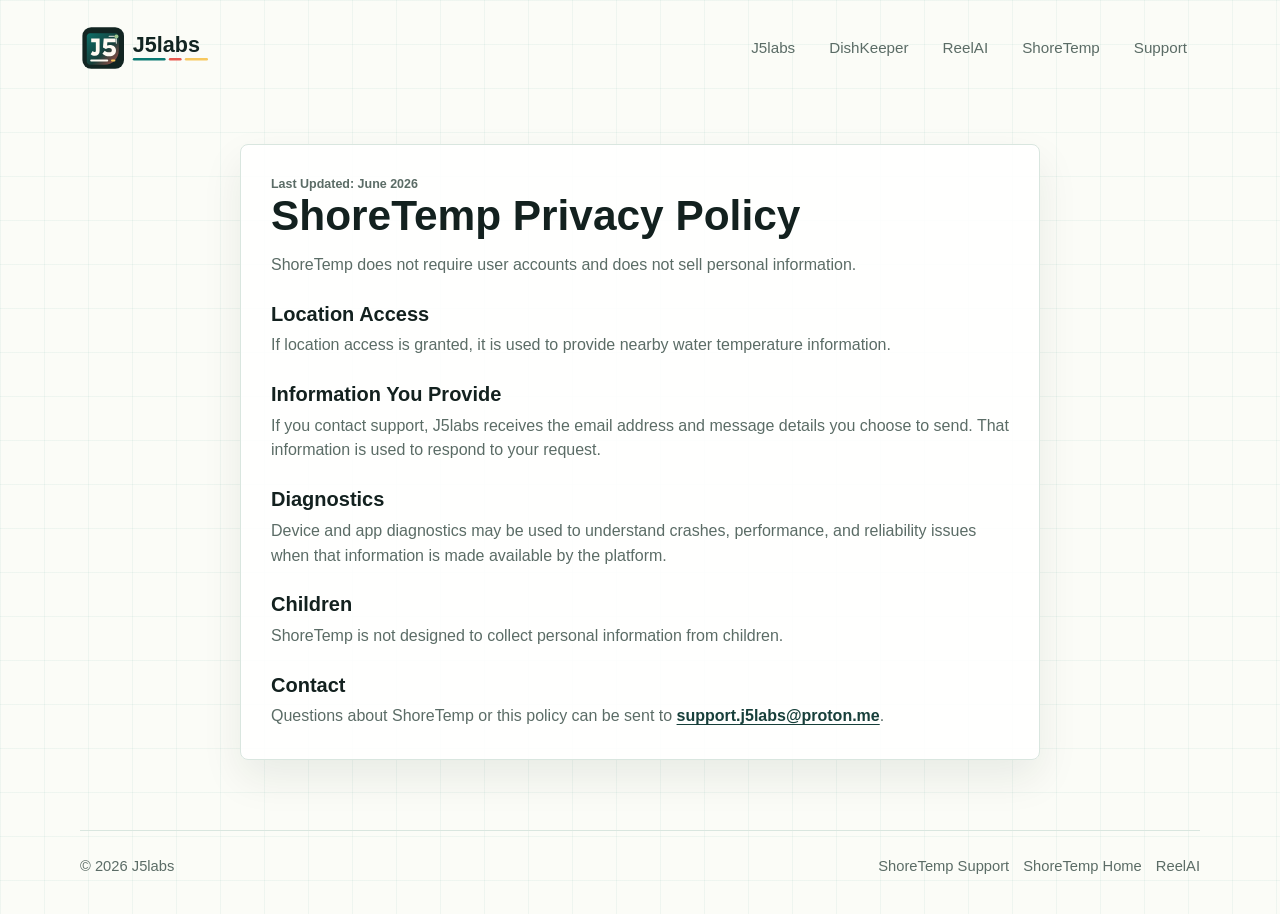
<file: shoretemp/privacy.html>
<!doctype html>
<html lang="en">
<head>
  <meta charset="utf-8">
  <meta name="viewport" content="width=device-width, initial-scale=1">
  <title>ShoreTemp Privacy Policy | J5labs</title>
  <meta name="description" content="Privacy policy for ShoreTemp by J5labs.">
  <link rel="icon" href="../assets/j5labs-mark.svg" type="image/svg+xml">
  <link rel="stylesheet" href="../styles.css?v=20260616-realai">
</head>
<body>
  <header class="site-header">
    <a class="brand" href="../index.html" aria-label="J5labs home">
      <img src="../assets/j5labs-logo.svg" width="168" height="48" alt="J5labs">
    </a>
    <nav class="nav-links" aria-label="Primary navigation">
      <a href="../index.html">J5labs</a>
      <a href="../dishkeeper/index.html">DishKeeper</a>
      <a href="../reelai/index.html">ReelAI</a>
      <a href="index.html">ShoreTemp</a>
      <a href="support.html">Support</a>
    </nav>
  </header>

  <main class="policy-wrap">
    <article class="policy-card">
      <p class="eyebrow">Last Updated: June 2026</p>
      <h1>ShoreTemp Privacy Policy</h1>
      <p>ShoreTemp does not require user accounts and does not sell personal information.</p>

      <h2>Location Access</h2>
      <p>If location access is granted, it is used to provide nearby water temperature information.</p>

      <h2>Information You Provide</h2>
      <p>If you contact support, J5labs receives the email address and message details you choose to send. That information is used to respond to your request.</p>

      <h2>Diagnostics</h2>
      <p>Device and app diagnostics may be used to understand crashes, performance, and reliability issues when that information is made available by the platform.</p>

      <h2>Children</h2>
      <p>ShoreTemp is not designed to collect personal information from children.</p>

      <h2>Contact</h2>
      <p>Questions about ShoreTemp or this policy can be sent to <a href="mailto:support.j5labs@proton.me">support.j5labs@proton.me</a>.</p>
    </article>
  </main>

  <footer class="site-footer">
    <span>&copy; 2026 J5labs</span>
    <span class="footer-links">
      <a href="support.html">ShoreTemp Support</a>
      <a href="index.html">ShoreTemp Home</a>
      <a href="../reelai/index.html">ReelAI</a>
    </span>
  </footer>
</body>
</html>
</file>
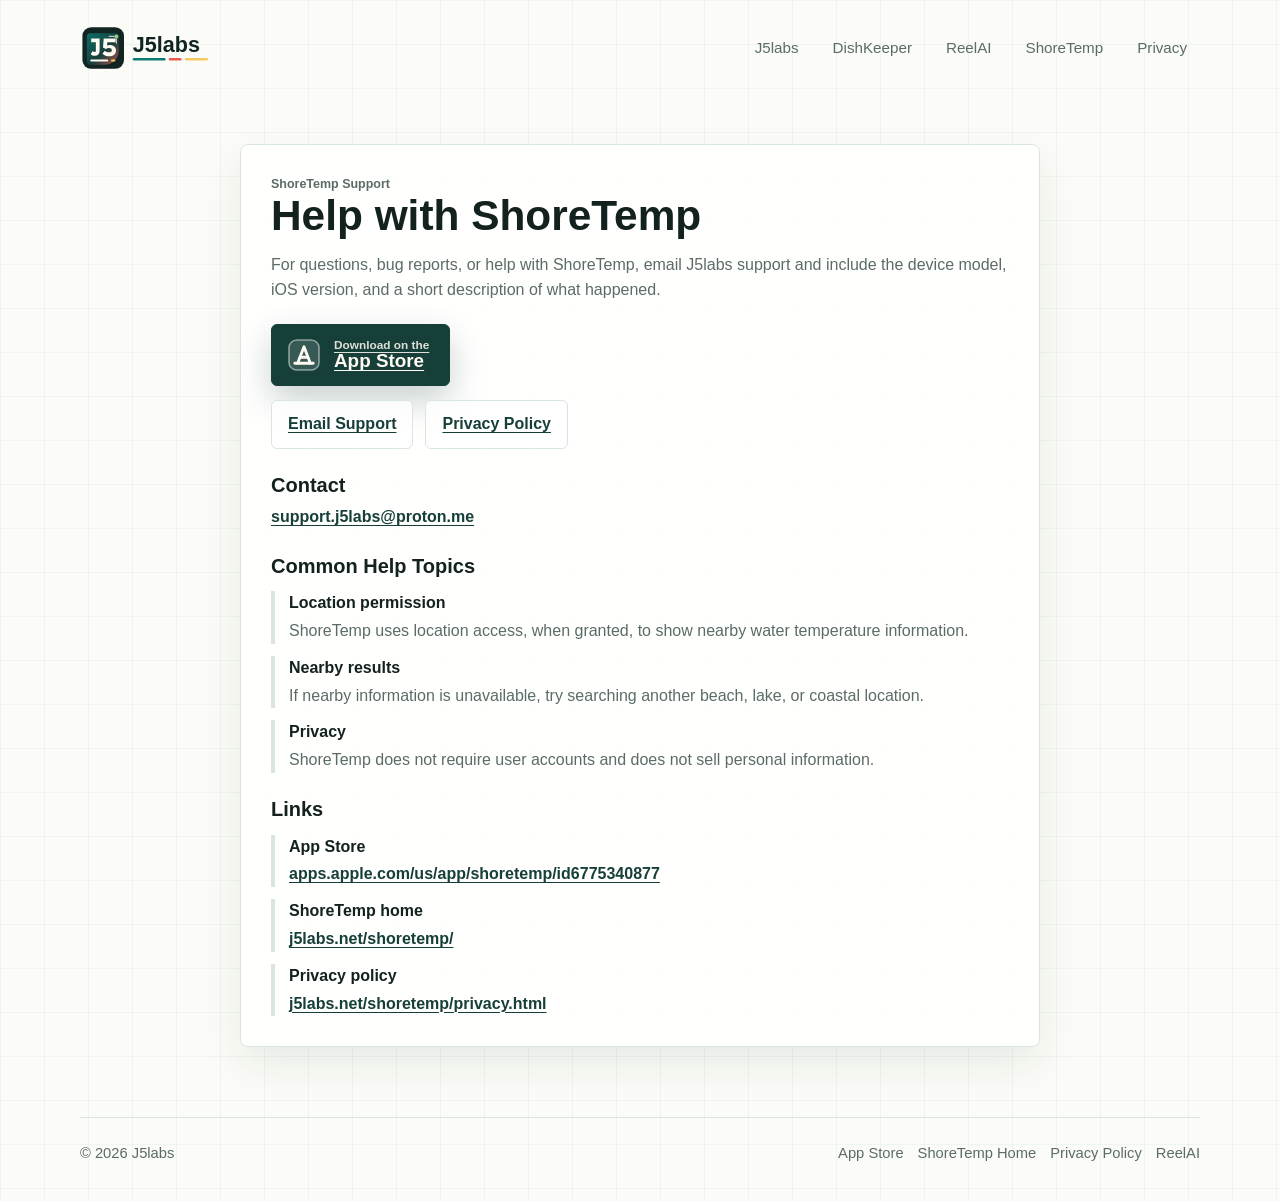
<file: shoretemp/support.html>
<!doctype html>
<html lang="en">
<head>
  <meta charset="utf-8">
  <meta name="viewport" content="width=device-width, initial-scale=1">
  <title>ShoreTemp Support | J5labs</title>
  <meta name="description" content="Support information for the ShoreTemp app by J5labs.">
  <link rel="icon" href="../assets/j5labs-mark.svg" type="image/svg+xml">
  <link rel="stylesheet" href="../styles.css?v=20260616-shoretemp-store-fix">
</head>
<body>
  <header class="site-header">
    <a class="brand" href="../index.html" aria-label="J5labs home">
      <img src="../assets/j5labs-logo.svg" width="168" height="48" alt="J5labs">
    </a>
    <nav class="nav-links" aria-label="Primary navigation">
      <a href="../index.html">J5labs</a>
      <a href="../dishkeeper/index.html">DishKeeper</a>
      <a href="../reelai/index.html">ReelAI</a>
      <a href="index.html">ShoreTemp</a>
      <a href="privacy.html">Privacy</a>
    </nav>
  </header>

  <main class="policy-wrap">
    <article class="policy-card">
      <p class="eyebrow">ShoreTemp Support</p>
      <h1>Help with ShoreTemp</h1>
      <p>For questions, bug reports, or help with ShoreTemp, email J5labs support and include the device model, iOS version, and a short description of what happened.</p>

      <div class="contact-actions page-actions shore-actions">
        <a class="button primary store-button" href="https://apps.apple.com/us/app/shoretemp/id6775340877" target="_blank" rel="noopener">
          <svg class="button-icon app-store-icon" width="38" height="38" viewBox="0 0 24 24" aria-hidden="true">
            <rect x="2.5" y="2.5" width="19" height="19" rx="5" fill="rgba(255,255,255,0.14)" stroke="rgba(255,255,255,0.48)"></rect>
            <path d="M8 17.2 12 6.8l4 10.4" fill="none" stroke="#fffaf2" stroke-width="1.8" stroke-linecap="round" stroke-linejoin="round"></path>
            <path d="M9.6 13.4h4.8" fill="none" stroke="#fffaf2" stroke-width="1.8" stroke-linecap="round"></path>
            <path d="M6.2 17.2h11.6" fill="none" stroke="#fffaf2" stroke-width="1.8" stroke-linecap="round"></path>
          </svg>
          <span class="store-copy">
            <span class="store-kicker">Download on the</span>
            <span class="store-label">App Store</span>
          </span>
        </a>
        <span class="secondary-actions">
          <a class="button secondary" href="mailto:support.j5labs@proton.me?subject=ShoreTemp%20Support">Email Support</a>
          <a class="button secondary" href="privacy.html">Privacy Policy</a>
        </span>
      </div>

      <h2>Contact</h2>
      <p><a href="mailto:support.j5labs@proton.me?subject=ShoreTemp%20Support">support.j5labs@proton.me</a></p>

      <h2>Common Help Topics</h2>
      <ul class="info-list">
        <li>
          <strong>Location permission</strong>
          ShoreTemp uses location access, when granted, to show nearby water temperature information.
        </li>
        <li>
          <strong>Nearby results</strong>
          If nearby information is unavailable, try searching another beach, lake, or coastal location.
        </li>
        <li>
          <strong>Privacy</strong>
          ShoreTemp does not require user accounts and does not sell personal information.
        </li>
      </ul>

      <h2>Links</h2>
      <ul class="info-list">
        <li>
          <strong>App Store</strong>
          <a href="https://apps.apple.com/us/app/shoretemp/id6775340877" target="_blank" rel="noopener">apps.apple.com/us/app/shoretemp/id6775340877</a>
        </li>
        <li>
          <strong>ShoreTemp home</strong>
          <a href="index.html">j5labs.net/shoretemp/</a>
        </li>
        <li>
          <strong>Privacy policy</strong>
          <a href="privacy.html">j5labs.net/shoretemp/privacy.html</a>
        </li>
      </ul>
    </article>
  </main>

  <footer class="site-footer">
    <span>&copy; 2026 J5labs</span>
    <span class="footer-links">
      <a href="https://apps.apple.com/us/app/shoretemp/id6775340877" target="_blank" rel="noopener">App Store</a>
      <a href="index.html">ShoreTemp Home</a>
      <a href="privacy.html">Privacy Policy</a>
      <a href="../reelai/index.html">ReelAI</a>
    </span>
  </footer>
</body>
</html>
</file>
<file: styles.css>
:root {
  color-scheme: light;
  --ink: #13211f;
  --muted: #5b6c66;
  --paper: #fbfcf7;
  --surface: #ffffff;
  --surface-soft: #eef7f3;
  --line: #d9e6df;
  --teal: #0a7a73;
  --teal-dark: #173f3a;
  --mint: #53c6b8;
  --coral: #e9594f;
  --gold: #f2b84b;
  --shadow: 0 22px 60px rgba(19, 33, 31, 0.12);
}

* {
  box-sizing: border-box;
}

html {
  scroll-behavior: smooth;
}

body {
  margin: 0;
  min-height: 100vh;
  color: var(--ink);
  background:
    linear-gradient(rgba(10, 122, 115, 0.05) 1px, transparent 1px),
    linear-gradient(90deg, rgba(10, 122, 115, 0.05) 1px, transparent 1px),
    var(--paper);
  background-size: 44px 44px, 44px 44px, auto;
  font: 16px/1.55 Inter, Avenir Next, Segoe UI, Roboto, Helvetica, Arial, sans-serif;
  letter-spacing: 0;
}

img,
svg {
  display: block;
  max-width: 100%;
}

a {
  color: inherit;
  text-decoration: none;
}

p,
h1,
h2,
h3 {
  margin: 0;
}

.site-header,
.hero,
.band,
.site-footer,
.policy-wrap {
  width: min(1120px, calc(100% - 40px));
  margin: 0 auto;
}

.site-header {
  display: flex;
  align-items: center;
  justify-content: space-between;
  gap: 24px;
  padding: 24px 0 18px;
}

.brand {
  display: inline-flex;
  align-items: center;
  gap: 12px;
}

.brand img {
  width: 168px;
  height: auto;
}

.nav-links {
  display: flex;
  align-items: center;
  gap: 8px;
  color: var(--muted);
  font-size: 0.95rem;
}

.nav-links a {
  border: 1px solid transparent;
  border-radius: 6px;
  padding: 9px 12px;
}

.nav-links a:hover,
.nav-links a:focus-visible {
  border-color: var(--line);
  color: var(--ink);
  background: rgba(255, 255, 255, 0.8);
  outline: none;
}

.hero {
  display: grid;
  grid-template-columns: minmax(0, 1.04fr) minmax(320px, 0.96fr);
  gap: 44px;
  align-items: center;
  padding: 76px 0 60px;
}

.hero-content {
  display: grid;
  gap: 22px;
}

.eyebrow {
  color: var(--teal);
  font-weight: 800;
  font-size: 0.78rem;
}

h1 {
  max-width: 780px;
  font-size: 4.25rem;
  line-height: 0.98;
  font-weight: 850;
}

h2 {
  max-width: 720px;
  font-size: 2.35rem;
  line-height: 1.08;
}

h3 {
  font-size: 1.5rem;
  line-height: 1.18;
}

.lead {
  max-width: 650px;
  color: var(--muted);
  font-size: 1.18rem;
}

.hero-actions,
.contact-actions {
  display: flex;
  flex-wrap: wrap;
  gap: 12px;
  align-items: center;
}

.button {
  display: inline-flex;
  align-items: center;
  justify-content: center;
  min-height: 44px;
  border-radius: 6px;
  border: 1px solid var(--line);
  padding: 11px 16px;
  font-weight: 750;
  transition: transform 160ms ease, box-shadow 160ms ease, background 160ms ease;
}

.button:hover,
.button:focus-visible {
  transform: translateY(-2px);
  outline: none;
}

.button.primary {
  color: #fffaf2;
  border-color: var(--teal-dark);
  background: var(--teal-dark);
  box-shadow: 0 14px 34px rgba(23, 63, 58, 0.24);
}

.store-button {
  gap: 11px;
  min-height: 62px;
  border-color: #101818;
  padding: 11px 20px 11px 13px;
  background:
    linear-gradient(135deg, #101818 0%, #173f3a 48%, #0a7a73 100%);
  box-shadow: 0 18px 40px rgba(10, 122, 115, 0.28);
}

.store-button:hover,
.store-button:focus-visible {
  box-shadow: 0 22px 46px rgba(10, 122, 115, 0.34);
}

.button-icon {
  flex: 0 0 auto;
  width: 38px;
  height: 38px;
}

.store-copy {
  display: grid;
  gap: 1px;
  text-align: left;
  line-height: 1;
}

.store-kicker {
  font-size: 0.74rem;
  font-weight: 750;
  opacity: 0.86;
}

.store-label {
  font-size: 1.18rem;
  font-weight: 850;
}

.shore-actions {
  display: grid;
  justify-items: start;
  gap: 14px;
}

.secondary-actions {
  display: flex;
  flex-wrap: wrap;
  gap: 12px;
}

.button.secondary {
  background: rgba(255, 255, 255, 0.82);
}

.button.secondary:hover,
.button.secondary:focus-visible {
  background: #ffffff;
  box-shadow: 0 12px 30px rgba(19, 33, 31, 0.1);
}

.signal-board,
.water-board {
  position: relative;
  overflow: hidden;
  border: 1px solid rgba(19, 33, 31, 0.12);
  border-radius: 8px;
  background:
    linear-gradient(135deg, rgba(255, 255, 255, 0.92), rgba(238, 247, 243, 0.88)),
    var(--surface);
  box-shadow: var(--shadow);
}

.signal-board::before,
.water-board::before {
  content: "";
  position: absolute;
  inset: 0;
  pointer-events: none;
  background:
    linear-gradient(90deg, rgba(10, 122, 115, 0.09) 1px, transparent 1px),
    linear-gradient(rgba(10, 122, 115, 0.08) 1px, transparent 1px);
  background-size: 28px 28px;
  -webkit-mask-image: linear-gradient(to bottom, #000, transparent 82%);
  mask-image: linear-gradient(to bottom, #000, transparent 82%);
}

.board-inner {
  position: relative;
  display: grid;
  gap: 22px;
  padding: 24px;
}

.board-header,
.temp-header {
  display: flex;
  align-items: center;
  justify-content: space-between;
  gap: 14px;
  color: var(--muted);
  font-size: 0.92rem;
  font-weight: 750;
}

.status-dot {
  width: 11px;
  height: 11px;
  border-radius: 999px;
  background: var(--mint);
  box-shadow: 0 0 0 6px rgba(83, 198, 184, 0.18);
}

.monogram-strip {
  display: grid;
  grid-template-columns: repeat(5, 1fr);
  gap: 8px;
}

.monogram-strip span {
  display: block;
  height: 54px;
  border: 1px solid rgba(19, 33, 31, 0.12);
  border-radius: 6px;
  background: #ffffff;
}

.monogram-strip span:nth-child(1) {
  background: var(--teal-dark);
}

.monogram-strip span:nth-child(2) {
  background: var(--teal);
}

.monogram-strip span:nth-child(3) {
  background: var(--gold);
}

.monogram-strip span:nth-child(4) {
  background: var(--coral);
}

.monogram-strip span:nth-child(5) {
  background: var(--surface-soft);
}

.signal-grid {
  display: grid;
  grid-template-columns: repeat(3, 1fr);
  border: 1px solid var(--line);
  border-radius: 8px;
  overflow: hidden;
  background: rgba(255, 255, 255, 0.72);
}

.signal-grid div {
  display: grid;
  gap: 3px;
  padding: 18px;
  border-right: 1px solid var(--line);
}

.signal-grid div:last-child {
  border-right: 0;
}

.signal-grid strong {
  font-size: 1.8rem;
  line-height: 1;
}

.signal-grid span,
.signal-list,
.project-card p,
.contact-band p,
.policy-wrap p,
.policy-wrap li {
  color: var(--muted);
}

.signal-list {
  display: grid;
  gap: 10px;
  margin: 0;
  padding: 0;
  list-style: none;
}

.signal-list li {
  display: flex;
  align-items: center;
  gap: 10px;
}

.signal-list li::before {
  content: "";
  width: 9px;
  height: 9px;
  border-radius: 999px;
  background: var(--coral);
}

.band {
  padding: 54px 0;
}

.section-heading {
  display: grid;
  gap: 10px;
  margin-bottom: 22px;
}

.project-card {
  display: grid;
  grid-template-columns: minmax(0, 1fr) auto;
  gap: 24px;
  align-items: center;
  border: 1px solid var(--line);
  border-radius: 8px;
  background: rgba(255, 255, 255, 0.86);
  padding: 26px;
  box-shadow: 0 18px 42px rgba(19, 33, 31, 0.08);
}

.project-list {
  display: grid;
  gap: 16px;
}

.project-card > div {
  display: grid;
  gap: 12px;
}

.kicker {
  color: var(--coral);
  font-weight: 800;
}

.tag-row {
  display: flex;
  flex-wrap: wrap;
  gap: 8px;
}

.tag-row span {
  border: 1px solid var(--line);
  border-radius: 6px;
  background: var(--surface-soft);
  color: var(--teal-dark);
  padding: 6px 10px;
  font-size: 0.86rem;
  font-weight: 700;
}

.arrow-link {
  display: inline-flex;
  align-items: center;
  justify-content: center;
  width: 48px;
  height: 48px;
  border-radius: 6px;
  border: 1px solid var(--line);
  background: var(--teal-dark);
  color: #fffaf2;
  font-size: 1.35rem;
  font-weight: 800;
}

.arrow-link:hover,
.arrow-link:focus-visible {
  background: var(--teal);
  outline: none;
}

.contact-band {
  border-top: 1px solid var(--line);
  display: grid;
  grid-template-columns: minmax(0, 1fr) auto;
  gap: 28px;
  align-items: center;
}

.contact-band div {
  display: grid;
  gap: 10px;
}

.site-footer {
  border-top: 1px solid var(--line);
  display: flex;
  justify-content: space-between;
  gap: 16px;
  padding: 24px 0 36px;
  color: var(--muted);
  font-size: 0.92rem;
}

.footer-links {
  display: flex;
  flex-wrap: wrap;
  gap: 14px;
}

.product-hero h1 {
  font-size: 3.55rem;
}

.water-board {
  background:
    linear-gradient(180deg, rgba(255, 255, 255, 0.94), rgba(232, 247, 248, 0.9)),
    var(--surface);
}

.temp-stack {
  display: grid;
  gap: 14px;
}

.temp-row {
  display: grid;
  grid-template-columns: 1fr auto;
  gap: 20px;
  align-items: center;
  border-bottom: 1px solid var(--line);
  padding: 14px 0;
}

.temp-row:last-child {
  border-bottom: 0;
}

.temp-row strong {
  font-size: 2.1rem;
}

.temp-row span,
.temp-header span {
  color: var(--muted);
}

.screenshot-grid {
  display: grid;
  grid-template-columns: repeat(3, minmax(0, 1fr));
  gap: 22px;
  align-items: start;
}

.dishkeeper-screenshot-grid {
  grid-template-columns: repeat(auto-fit, minmax(230px, 1fr));
}

.watch-grid {
  display: grid;
  grid-template-columns: repeat(3, minmax(0, 328px));
  justify-content: center;
  align-items: start;
  gap: 22px;
  margin-top: 34px;
}

.phone-shot,
.watch-shot {
  display: grid;
  gap: 16px;
  margin: 0;
}

.screenshot-frame {
  margin: 0 auto;
  border: 1px solid rgba(19, 33, 31, 0.18);
  background: #13211f;
  line-height: 0;
  box-shadow: 0 20px 46px rgba(19, 33, 31, 0.16);
}

.phone-frame {
  width: min(100%, 292px);
  border-radius: 34px;
  padding: 10px;
}

.watch-frame {
  width: min(100%, 328px);
  border-radius: 28px;
  padding: 8px;
}

.screenshot-frame img {
  display: block;
  width: 100%;
  height: auto;
  border-radius: 24px;
  background: var(--surface-soft);
}

.shot-caption {
  display: grid;
  gap: 6px;
  text-align: center;
}

.shot-caption h3 {
  font-size: 1.05rem;
}

.shot-caption p {
  color: var(--muted);
}

.support-grid {
  display: grid;
  grid-template-columns: repeat(3, 1fr);
  gap: 16px;
}

.support-item {
  border: 1px solid var(--line);
  border-radius: 8px;
  background: rgba(255, 255, 255, 0.86);
  padding: 20px;
}

.support-item h3 {
  font-size: 1.05rem;
  margin-bottom: 8px;
}

.policy-wrap {
  display: grid;
  gap: 26px;
  max-width: 800px;
  padding: 54px 0 70px;
}

.policy-card {
  border: 1px solid var(--line);
  border-radius: 8px;
  background: rgba(255, 255, 255, 0.9);
  padding: 30px;
  box-shadow: 0 18px 42px rgba(19, 33, 31, 0.08);
}

.policy-card h1 {
  font-size: 2.65rem;
  line-height: 1.05;
  margin-bottom: 14px;
}

.policy-card h2 {
  font-size: 1.25rem;
  margin-top: 26px;
  margin-bottom: 8px;
}

.policy-card p + p {
  margin-top: 14px;
}

.policy-card a {
  color: var(--teal-dark);
  font-weight: 750;
  text-decoration: underline;
  text-decoration-thickness: 1px;
  text-underline-offset: 3px;
}

.page-actions {
  margin-top: 22px;
}

.info-list {
  display: grid;
  gap: 12px;
  list-style: none;
  margin: 14px 0 0;
  padding: 0;
}

.info-list li {
  border-left: 4px solid var(--line);
  color: var(--muted);
  padding-left: 14px;
}

.info-list strong {
  color: var(--ink);
  display: block;
  margin-bottom: 3px;
}

.meal-hero h1 {
  max-width: 620px;
}

.meal-hero {
  grid-template-columns: minmax(0, 1fr) minmax(250px, 0.72fr);
  gap: 36px;
  align-items: start;
  padding-top: 50px;
  padding-bottom: 44px;
}

.meal-hero-shot {
  display: flex;
  align-self: center;
  justify-content: center;
  min-width: 0;
}

.meal-hero-shot .phone-frame {
  width: min(100%, 252px);
}

.shore-hero {
  grid-template-columns: minmax(0, 1fr) minmax(250px, 0.72fr);
  gap: 36px;
  align-items: start;
  padding-top: 50px;
  padding-bottom: 44px;
}

.shore-hero-shot {
  display: flex;
  align-self: center;
  justify-content: center;
  min-width: 0;
}

.shore-hero-shot .phone-frame {
  width: min(100%, 252px);
}

.route-hero {
  grid-template-columns: minmax(0, 1fr) minmax(250px, 0.72fr);
  gap: 36px;
  align-items: start;
  padding-top: 50px;
  padding-bottom: 44px;
}

.route-hero-shot {
  display: flex;
  align-self: center;
  justify-content: center;
  min-width: 0;
}

.route-hero-shot .phone-frame {
  width: min(100%, 262px);
}

.reel-hero {
  grid-template-columns: minmax(320px, 0.82fr) minmax(0, 1.18fr);
  gap: 36px;
  align-items: start;
  padding-top: 50px;
  padding-bottom: 44px;
}

.reel-hero-preview {
  min-width: 0;
}

.desktop-shot-grid {
  display: grid;
  grid-template-columns: repeat(2, minmax(0, 1fr));
  gap: 22px;
  align-items: start;
}

.desktop-shot {
  display: grid;
  gap: 16px;
  margin: 0;
}

.desktop-frame {
  overflow: hidden;
  border: 1px solid rgba(19, 33, 31, 0.16);
  border-radius: 8px;
  background: #eaf2fb;
  box-shadow: 0 20px 46px rgba(19, 33, 31, 0.16);
}

.desktop-frame img {
  width: 100%;
  height: auto;
  border-radius: 7px;
  background: #ffffff;
}

.desktop-shot .desktop-frame {
  aspect-ratio: 16 / 9;
}

.desktop-shot .desktop-frame img {
  height: 100%;
  object-fit: cover;
  object-position: top center;
}

.desktop-shot .ratings-preview-frame img {
  background: #eaf2fb;
  object-fit: contain;
}

.reel-preview-frame {
  box-shadow: 0 28px 64px rgba(19, 33, 31, 0.18);
}

@media (max-width: 820px) {
  .site-header {
    align-items: flex-start;
    flex-direction: column;
  }

  .nav-links {
    width: 100%;
    overflow-x: auto;
    padding-bottom: 4px;
  }

  .hero {
    grid-template-columns: 1fr;
    padding-top: 46px;
  }

  h1,
  .product-hero h1 {
    font-size: 3rem;
  }

  h2 {
    font-size: 2rem;
  }

  .contact-band,
  .meal-hero,
  .shore-hero,
  .route-hero,
  .project-card,
  .screenshot-grid,
  .desktop-shot-grid,
  .watch-grid,
  .support-grid,
  .reel-hero {
    grid-template-columns: 1fr;
  }

  .arrow-link {
    width: 100%;
  }

  .phone-frame {
    width: min(100%, 310px);
  }

  .watch-frame {
    width: min(100%, 328px);
  }
}

@media (max-width: 560px) {
  .site-header,
  .hero,
  .band,
  .site-footer,
  .policy-wrap {
    width: min(100% - 28px, 1120px);
  }

  .brand img {
    width: 148px;
  }

  h1,
  .product-hero h1 {
    font-size: 2.45rem;
  }

  .lead {
    font-size: 1.05rem;
  }

  .signal-grid {
    grid-template-columns: 1fr;
  }

  .signal-grid div {
    border-right: 0;
    border-bottom: 1px solid var(--line);
  }

  .signal-grid div:last-child {
    border-bottom: 0;
  }

  .site-footer {
    flex-direction: column;
  }
}
</file>
